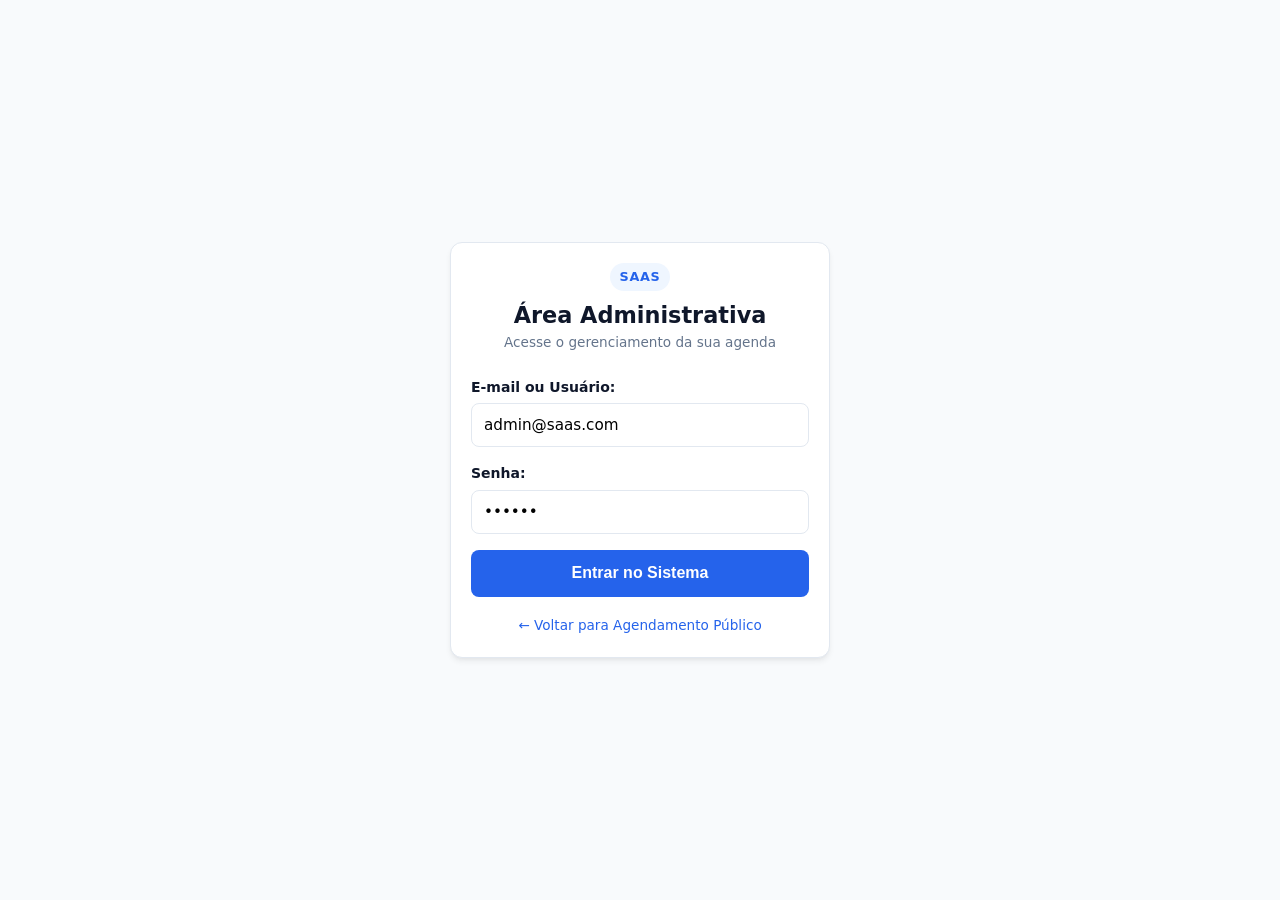
<file: login.html>
<!DOCTYPE html>
<html lang="pt-BR">
<head>
  <meta charset="UTF-8">
  <meta name="viewport" content="width=device-width, initial-scale=1.0">
  <title>SAAS | Login Profissional</title>
  <link rel="stylesheet" href="style.css">
</head>
<body style="display: flex; align-items: center; justify-content: center; min-height: 100vh;">

  <div class="card" style="max-width: 380px; width: 100%; margin: 1rem;">
    <div style="text-align: center; margin-bottom: 1.5rem;">
      <span class="brand-badge">SAAS</span>
      <h1 style="font-size: 1.4rem;">Área Administrativa</h1>
      <p style="font-size: 0.85rem; color: var(--text-muted);">Acesse o gerenciamento da sua agenda</p>
    </div>

    <form onsubmit="event.preventDefault(); window.location.href='admin.html';">
      <div class="form-group">
        <label>E-mail ou Usuário:</label>
        <input type="text" class="form-input" value="admin@saas.com" required>
      </div>
      <div class="form-group">
        <label>Senha:</label>
        <input type="password" class="form-input" value="123456" required>
      </div>
      <button type="submit" class="btn-primary">Entrar no Sistema</button>
    </form>

    <div style="text-align: center; margin-top: 1rem;">
      <a href="index.html" style="font-size: 0.85rem; color: var(--primary); text-decoration: none;">&larr; Voltar para Agendamento Público</a>
    </div>
  </div>

</body>
</html>
</file>
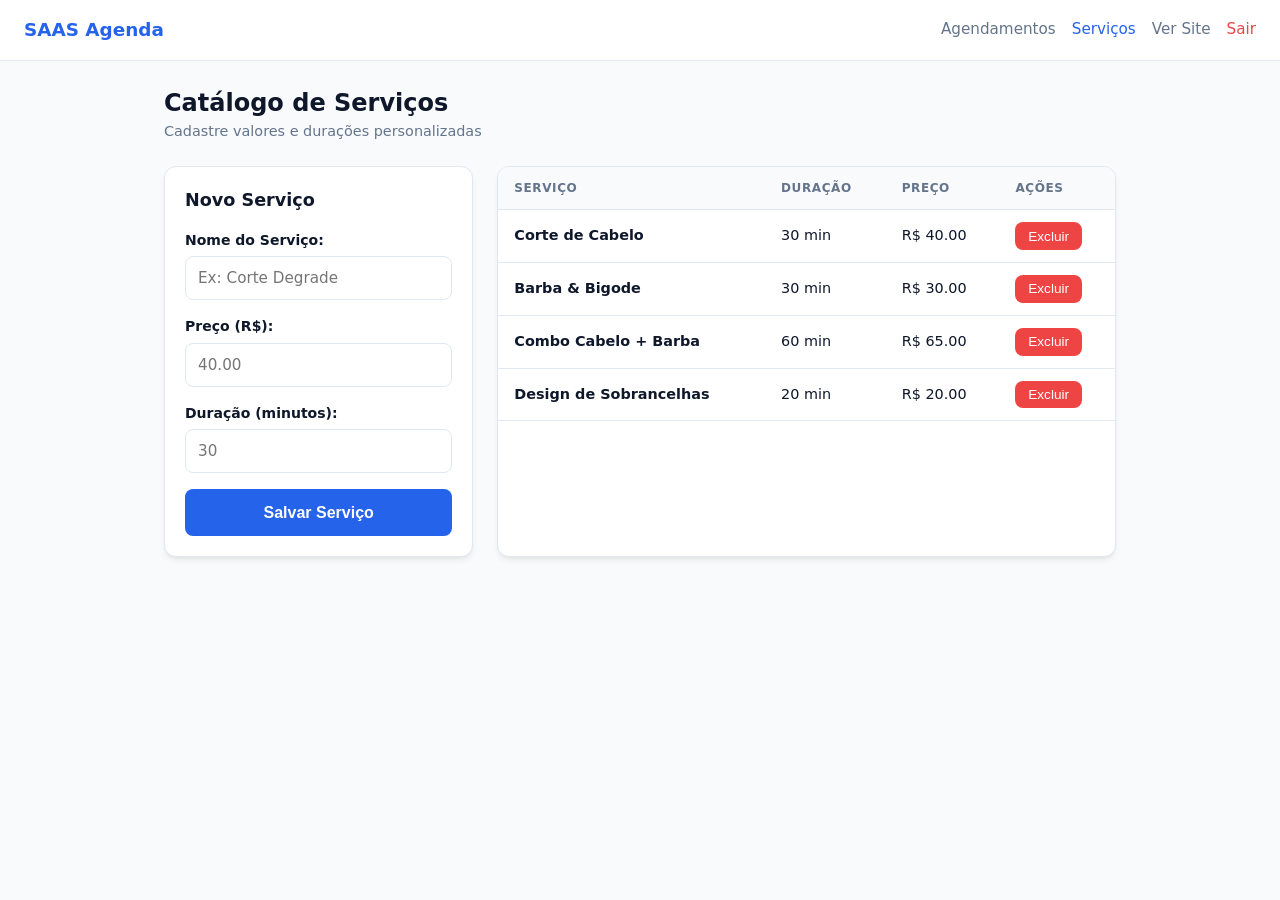
<file: servicos.html>
<!DOCTYPE html>
<html lang="pt-BR">
<head>
  <meta charset="UTF-8">
  <meta name="viewport" content="width=device-width, initial-scale=1.0">
  <title>SAAS | Gestão de Serviços</title>
  <link rel="stylesheet" href="style.css">
</head>
<body>

  <header class="nav-header">
    <div class="nav-brand">SAAS <span>Agenda</span></div>
    <nav class="nav-links">
      <a href="admin.html">Agendamentos</a>
      <a href="servicos.html" class="active">Serviços</a>
      <a href="index.html" target="_blank">Ver Site</a>
      <a href="login.html" style="color: var(--danger);">Sair</a>
    </nav>
  </header>

  <main class="container-wide">
    <div style="margin-bottom: 1.5rem;">
      <h1 style="font-size: 1.5rem; font-weight:700;">Catálogo de Serviços</h1>
      <p style="color: var(--text-muted); font-size: 0.9rem;">Cadastre valores e durações personalizadas</p>
    </div>

    <div style="display: grid; grid-template-columns: 1fr 2fr; gap: 1.5rem;" class="service-layout">
      <!-- Formulário de Criação -->
      <section class="card">
        <h2 style="font-size: 1.1rem; margin-bottom: 1rem;">Novo Serviço</h2>
        <form id="service-form">
          <div class="form-group">
            <label for="srv-name">Nome do Serviço:</label>
            <input type="text" id="srv-name" class="form-input" placeholder="Ex: Corte Degrade" required>
          </div>
          <div class="form-group">
            <label for="srv-price">Preço (R$):</label>
            <input type="number" step="0.01" id="srv-price" class="form-input" placeholder="40.00" required>
          </div>
          <div class="form-group">
            <label for="srv-duration">Duração (minutos):</label>
            <input type="number" id="srv-duration" class="form-input" placeholder="30" required>
          </div>
          <button type="submit" class="btn-primary">Salvar Serviço</button>
        </form>
      </section>

      <!-- Tabela de Serviços -->
      <section class="card" style="padding: 0; overflow: hidden;">
        <div class="table-responsive">
          <table>
            <thead>
              <tr>
                <th>Serviço</th>
                <th>Duração</th>
                <th>Preço</th>
                <th>Ações</th>
              </tr>
            </thead>
            <tbody id="services-table-body"></tbody>
          </table>
        </div>
      </section>
    </div>
  </main>

  <script>
    const defaultServices = [
      { id: 1, name: "Corte de Cabelo", price: 40.0, duration: 30 },
      { id: 2, name: "Barba & Bigode", price: 30.0, duration: 30 },
      { id: 3, name: "Combo Cabelo + Barba", price: 65.0, duration: 60 },
      { id: 4, name: "Design de Sobrancelhas", price: 20.0, duration: 20 }
    ];

    function loadServices() {
      const stored = localStorage.getItem("saas_services");
      return stored ? JSON.parse(stored) : defaultServices;
    }

    function saveServices(list) {
      localStorage.setItem("saas_services", JSON.stringify(list));
      renderServices();
    }

    function renderServices() {
      const services = loadServices();
      const tbody = document.getElementById("services-table-body");
      tbody.innerHTML = services.map(s => `
        <tr>
          <td><strong>${s.name}</strong></td>
          <td>${s.duration} min</td>
          <td>R$ ${Number(s.price).toFixed(2)}</td>
          <td>
            <button class="btn-danger" onclick="deleteService(${s.id})">Excluir</button>
          </td>
        </tr>
      `).join("");
    }

    function deleteService(id) {
      const services = loadServices().filter(s => s.id !== id);
      saveServices(services);
    }

    document.getElementById("service-form").addEventListener("submit", (e) => {
      e.preventDefault();
      const services = loadServices();
      const newSrv = {
        id: Date.now(),
        name: document.getElementById("srv-name").value,
        price: parseFloat(document.getElementById("srv-price").value),
        duration: parseInt(document.getElementById("srv-duration").value)
      };
      services.push(newSrv);
      saveServices(services);
      e.target.reset();
    });

    renderServices();
  </script>
</body>
</html>
</file>
<file: style.css>
/* ============================================================
   SAAS - SISTEMA DE AGENDAMENTO (CSS UNIFICADO)
   ============================================================ */
:root {
  --primary: #2563eb;
  --primary-hover: #1d4ed8;
  --primary-light: #eff6ff;
  --accent: #f59e0b;
  --bg: #f8fafc;
  --surface: #ffffff;
  --text-main: #0f172a;
  --text-muted: #64748b;
  --border: #e2e8f0;
  --success: #10b981;
  --danger: #ef4444;
  --radius-sm: 8px;
  --radius-md: 12px;
  --radius-lg: 16px;
  --shadow: 0 4px 6px -1px rgb(0 0 0 / 0.07), 0 2px 4px -2px rgb(0 0 0 / 0.05);
  --shadow-lg: 0 10px 15px -3px rgb(0 0 0 / 0.1), 0 4px 6px -4px rgb(0 0 0 / 0.1);
  --font: system-ui, -apple-system, BlinkMacSystemFont, "Segoe UI", Roboto, sans-serif;
}

* {
  box-sizing: border-box;
  margin: 0;
  padding: 0;
}

body {
  font-family: var(--font);
  background-color: var(--bg);
  color: var(--text-main);
  line-height: 1.5;
  -webkit-font-smoothing: antialiased;
}

.container {
  max-width: 600px;
  margin: 0 auto;
  padding: 1.25rem;
}

.container-wide {
  max-width: 1000px;
  margin: 0 auto;
  padding: 1.5rem;
}

.header-brand {
  text-align: center;
  margin-bottom: 1.5rem;
  padding-bottom: 1rem;
  border-bottom: 1px solid var(--border);
}

.brand-badge {
  display: inline-block;
  background: var(--primary-light);
  color: var(--primary);
  font-weight: 700;
  font-size: 0.8rem;
  padding: 0.25rem 0.6rem;
  border-radius: 9999px;
  margin-bottom: 0.5rem;
  letter-spacing: 0.05em;
}

.header-brand h1 {
  font-size: 1.6rem;
  font-weight: 800;
  color: var(--text-main);
}

.header-brand p {
  font-size: 0.9rem;
  color: var(--text-muted);
}

/* Nav Header para Admin */
.nav-header {
  background: var(--surface);
  border-bottom: 1px solid var(--border);
  padding: 1rem 1.5rem;
  display: flex;
  justify-content: space-between;
  align-items: center;
  position: sticky;
  top: 0;
  z-index: 20;
}

.nav-brand {
  font-weight: 800;
  font-size: 1.15rem;
  color: var(--primary);
  display: flex;
  align-items: center;
  gap: 0.4rem;
}

.nav-links {
  display: flex;
  gap: 1rem;
  align-items: center;
}

.nav-links a {
  text-decoration: none;
  color: var(--text-muted);
  font-weight: 500;
  font-size: 0.95rem;
  transition: color 0.2s;
}

.nav-links a.active, .nav-links a:hover {
  color: var(--primary);
}

/* Cards & Widgets */
.card {
  background: var(--surface);
  border: 1px solid var(--border);
  border-radius: var(--radius-md);
  padding: 1.25rem;
  margin-bottom: 1.25rem;
  box-shadow: var(--shadow);
}

.step-title {
  font-size: 1rem;
  font-weight: 600;
  margin-bottom: 1rem;
  display: flex;
  align-items: center;
  gap: 0.5rem;
  color: var(--primary);
}

.step-number {
  background: var(--primary);
  color: white;
  width: 24px;
  height: 24px;
  border-radius: 50%;
  display: inline-flex;
  align-items: center;
  justify-content: center;
  font-size: 0.75rem;
}

/* Seletores Dinâmicos */
.options-grid {
  display: grid;
  grid-template-columns: repeat(auto-fill, minmax(130px, 1fr));
  gap: 0.75rem;
}

.selectable-item {
  border: 2px solid var(--border);
  background: var(--surface);
  border-radius: var(--radius-sm);
  padding: 0.85rem;
  text-align: center;
  cursor: pointer;
  transition: all 0.2s ease;
  user-select: none;
}

.selectable-item:hover {
  border-color: var(--primary);
  background: var(--primary-light);
}

.selectable-item.active {
  border-color: var(--primary);
  background: var(--primary-light);
  font-weight: 600;
  color: var(--primary);
}

.selectable-item .price {
  font-size: 0.85rem;
  color: var(--text-muted);
  margin-top: 0.25rem;
}

.slots-grid {
  display: grid;
  grid-template-columns: repeat(auto-fill, minmax(78px, 1fr));
  gap: 0.5rem;
}

.slot-btn {
  background: var(--surface);
  border: 1px solid var(--border);
  padding: 0.6rem 0.2rem;
  border-radius: var(--radius-sm);
  text-align: center;
  font-size: 0.9rem;
  cursor: pointer;
  transition: all 0.15s;
}

.slot-btn:hover {
  border-color: var(--primary);
  background: var(--primary-light);
}

.slot-btn.active {
  background: var(--primary);
  color: white;
  border-color: var(--primary);
}

.slot-btn.disabled {
  opacity: 0.4;
  pointer-events: none;
  background: #f1f5f9;
  text-decoration: line-through;
}

/* Formulários & Botões */
.form-group {
  margin-bottom: 1rem;
}

.form-group label {
  display: block;
  font-size: 0.875rem;
  font-weight: 600;
  margin-bottom: 0.35rem;
  color: var(--text-main);
}

.form-input {
  width: 100%;
  padding: 0.75rem;
  border: 1px solid var(--border);
  border-radius: var(--radius-sm);
  font-size: 0.95rem;
  outline: none;
  font-family: inherit;
  transition: border-color 0.2s;
}

.form-input:focus {
  border-color: var(--primary);
  box-shadow: 0 0 0 3px rgba(37, 99, 235, 0.15);
}

.btn-primary {
  width: 100%;
  background: var(--primary);
  color: white;
  border: none;
  padding: 0.9rem;
  font-size: 1rem;
  font-weight: 600;
  border-radius: var(--radius-sm);
  cursor: pointer;
  transition: background 0.2s;
}

.btn-primary:hover {
  background: var(--primary-hover);
}

.btn-danger {
  background: var(--danger);
  color: white;
  border: none;
  padding: 0.4rem 0.8rem;
  border-radius: var(--radius-sm);
  cursor: pointer;
  font-size: 0.85rem;
}

/* Métricas & Tabelas */
.stats-grid {
  display: grid;
  grid-template-columns: repeat(auto-fit, minmax(180px, 1fr));
  gap: 1rem;
  margin-bottom: 1.5rem;
}

.stat-card {
  background: var(--surface);
  padding: 1.25rem;
  border-radius: var(--radius-md);
  border: 1px solid var(--border);
  box-shadow: var(--shadow);
}

.stat-card .val {
  font-size: 1.75rem;
  font-weight: 700;
  color: var(--primary);
}

.stat-card .desc {
  font-size: 0.85rem;
  color: var(--text-muted);
}

.table-responsive {
  width: 100%;
  overflow-x: auto;
}

table {
  width: 100%;
  border-collapse: collapse;
  text-align: left;
  font-size: 0.9rem;
}

th, td {
  padding: 0.75rem 1rem;
  border-bottom: 1px solid var(--border);
}

th {
  background: #f8fafc;
  color: var(--text-muted);
  font-weight: 600;
  text-transform: uppercase;
  font-size: 0.75rem;
  letter-spacing: 0.05em;
}

.badge {
  display: inline-block;
  padding: 0.25rem 0.6rem;
  border-radius: 9999px;
  font-size: 0.75rem;
  font-weight: 600;
}

.badge-confirmed {
  background: #dcfce7;
  color: #15803d;
}

.badge-cancelled {
  background: #fee2e2;
  color: #b91c1c;
}

/* Modal */
.modal-overlay {
  display: none;
  position: fixed;
  inset: 0;
  background: rgba(0, 0, 0, 0.5);
  align-items: center;
  justify-content: center;
  padding: 1rem;
  z-index: 50;
}

.modal-content {
  background: var(--surface);
  padding: 1.5rem;
  border-radius: var(--radius-md);
  max-width: 420px;
  width: 100%;
  text-align: center;
}
</file>
